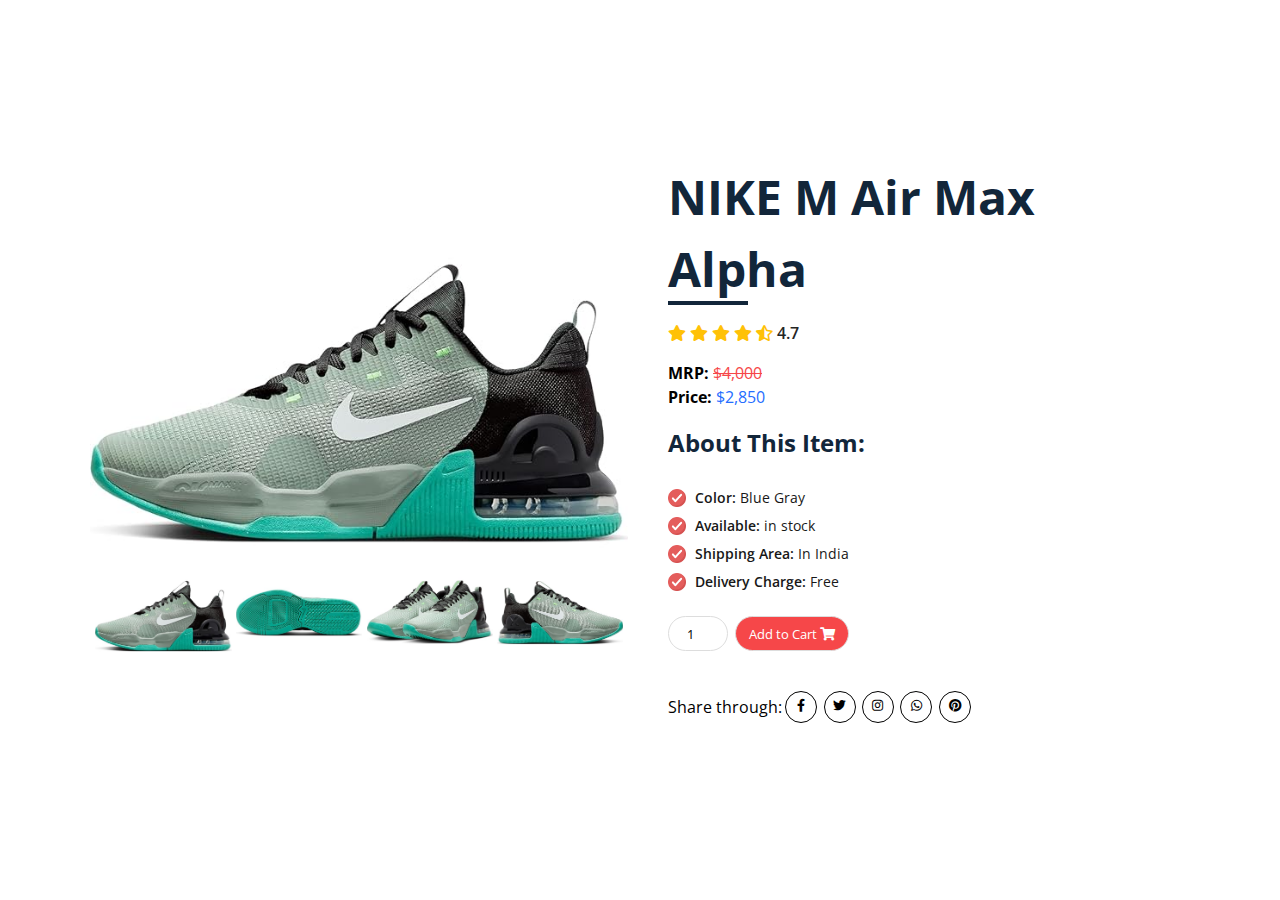
<file: product-1/index.html>
<!DOCTYPE html>
<html>
  <head>
    <meta charset="utf-8" />
    <meta http-equiv="X-UA-Compatible" content="IE=edge" />
    <title>Product Card/Page</title>
    <meta name="viewport" content="width=device-width, initial-scale=1" />
    <link rel="stylesheet" href="style.css" />
    
    <link
      rel="stylesheet"
      type="text/css"
      href="https://cdnjs.cloudflare.com/ajax/libs/font-awesome/5.15.1/css/all.min.css"
    />
  </head>
  <body>



    <!-- product detail  -->
    <div class="card-wrapper">
      <div class="card">
        <!-- card left -->
        <div class="product-imgs">
          <div class="img-display">
            <div class="img-showcase">
              <img
                src="shoes_images/shoe-1.jpg"
                alt="shoe image"
              />
              <img
                src="shoes_images/side-1.jpg"
                alt="shoe image"
              />
              <img
                src="shoes_images/side-11.jpg"
                alt="shoe image"
              />
              <img
                src="shoes_images/side-22.jpg"
                alt="shoe image"
              />
            </div>
          </div>
          <div class="img-select">
            <div class="img-item">
              <a href="#" data-id="1">
                <img src="shoes_images/shoe-1.jpg" alt="shoe image" />
              </a>
            </div>
            <div class="img-item">
              <a href="#" data-id="2">
                <img src="shoes_images/side-1.jpg" alt="shoe image" />
              </a>
            </div>
            <div class="img-item">
              <a href="#" data-id="3">
                <img src="shoes_images/side-11.jpg" alt="shoe image" />
              </a>
            </div>
            <div class="img-item">
              <a href="#" data-id="4">
                <img src="shoes_images/side-22.jpg" alt="shoe image" />
              </a>
            </div>
          </div>
        </div>
        <!-- card right -->
        <div class="product-content">
          <h2 class="product-title">NIKE M Air Max Alpha</h2>
          <div class="product-rating">
            <i class="fas fa-star"></i>
            <i class="fas fa-star"></i>
            <i class="fas fa-star"></i>
            <i class="fas fa-star"></i>
            <i class="fas fa-star-half-alt"></i>
            <span>4.7</span>
          </div>

          <div class="product-price">
            <p class="last-price">MRP: <span>$4,000</span></p>
            <p class="new-price">Price: <span>$2,850</span></p>
          </div>

          <div class="product-detail">
            <h2>About this item:</h2>
            <ul>
              <li>Color: <span>Blue Gray</span></li>
              <li>Available: <span>in stock</span></li>
              <li>Shipping Area: <span>In India</span></li>
              <li>Delivery Charge: <span>Free</span></li>
            </ul>
          </div>

          <div class="purchase-info">
            <input type="number" min="0" value="1" />
            <button type="button" class="btn">
              Add to Cart <i class="fas fa-shopping-cart"></i>
            </button>
          </div>

          <div class="social-links">
            <p>Share through:</p>
            <a href="#">
              <i class="fab fa-facebook-f"></i>
            </a>
            <a href="#">
              <i class="fab fa-twitter"></i>
            </a>
            <a href="#">
              <i class="fab fa-instagram"></i>
            </a>
            <a href="#">
              <i class="fab fa-whatsapp"></i>
            </a>
            <a href="#">
              <i class="fab fa-pinterest"></i>
            </a>
          </div>
        </div>
      </div>
    </div>

    <script src="script.js"></script>
  </body>
</html>
</file>
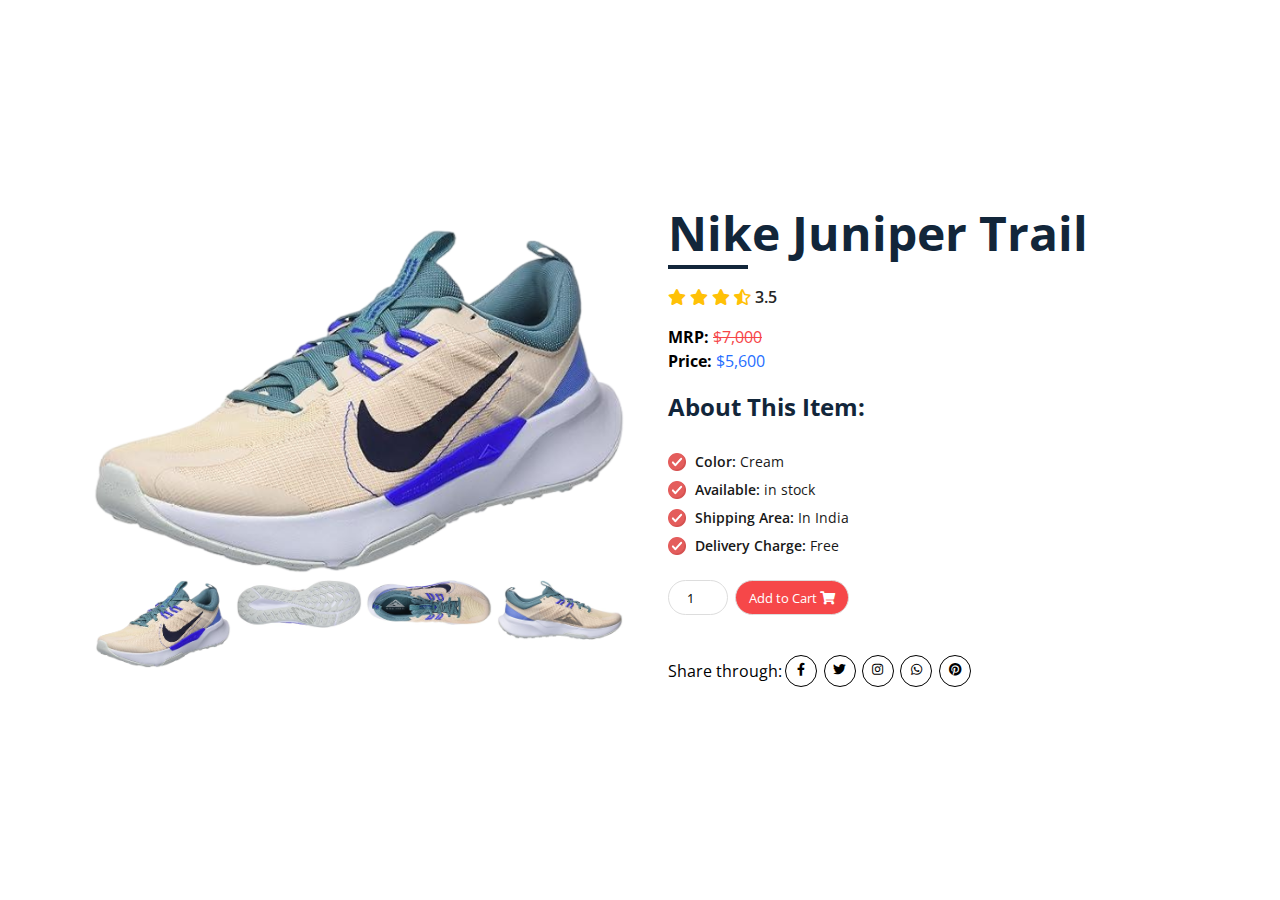
<file: product-2/index.html>
<!DOCTYPE html>
<html>
  <head>
    <meta charset="utf-8" />
    <meta http-equiv="X-UA-Compatible" content="IE=edge" />
    <title>Product Card/Page</title>
    <meta name="viewport" content="width=device-width, initial-scale=1" />
    <link rel="stylesheet" href="style.css" />
    
    <link
      rel="stylesheet"
      type="text/css"
      href="https://cdnjs.cloudflare.com/ajax/libs/font-awesome/5.15.1/css/all.min.css"
    />
  </head>
  <body>



    <!-- product detail  -->
    <div class="card-wrapper">
      <div class="card">
        <!-- card left -->
        <div class="product-imgs">
          <div class="img-display">
            <div class="img-showcase">
              <img
                src="shoes_images/shoe-2.png"
                alt="shoe image"
              />
              <img
                src="shoes_images/side-1.jpg"
                alt="shoe image"
              />
              <img
                src="shoes_images/side-2.jpg"
                alt="shoe image"
              />
              <img
                src="shoes_images/side-3.jpg"
                alt="shoe image"
              />
            </div>
          </div>
          <div class="img-select">
            <div class="img-item">
              <a href="#" data-id="1">
                <img src="shoes_images/shoe-2.png"  alt="shoe image" />
              </a>
            </div>
            <div class="img-item">
              <a href="#" data-id="2">
                <img src="shoes_images/side-1.jpg"  alt="shoe image" />
              </a>
            </div>
            <div class="img-item">
              <a href="#" data-id="3">
                <img src="shoes_images/side-2.jpg" alt="shoe image" />
              </a>
            </div>
            <div class="img-item">
              <a href="#" data-id="4">
                <img src="shoes_images/side-3.jpg" alt="shoe image" />
              </a>
            </div>
          </div>
        </div>
        <!-- card right -->
        <div class="product-content">
          <h2 class="product-title">Nike Juniper Trail</h2>
          <div class="product-rating">
            <i class="fas fa-star"></i>
            <i class="fas fa-star"></i>
            <i class="fas fa-star"></i>
            <i class="fas fa-star-half-alt"></i>
            <span>3.5</span>
          </div>

          <div class="product-price">
            <p class="last-price">MRP: <span>$7,000</span></p>
            <p class="new-price">Price: <span>$5,600</span></p>
          </div>

          <div class="product-detail">
            <h2>About this item:</h2>
            <ul>
              <li>Color: <span>Cream</span></li>
              <li>Available: <span>in stock</span></li>
              <li>Shipping Area: <span>In India</span></li>
              <li>Delivery Charge: <span>Free</span></li>
            </ul>
          </div>

          <div class="purchase-info">
            <input type="number" min="0" value="1" />
            <button type="button" class="btn">
              Add to Cart <i class="fas fa-shopping-cart"></i>
            </button>
          </div>

          <div class="social-links">
            <p>Share through:</p>
            <a href="#">
              <i class="fab fa-facebook-f"></i>
            </a>
            <a href="#">
              <i class="fab fa-twitter"></i>
            </a>
            <a href="#">
              <i class="fab fa-instagram"></i>
            </a>
            <a href="#">
              <i class="fab fa-whatsapp"></i>
            </a>
            <a href="#">
              <i class="fab fa-pinterest"></i>
            </a>
          </div>
        </div>
      </div>
    </div>

    <script src="script.js"></script>
  </body>
</html>
</file>
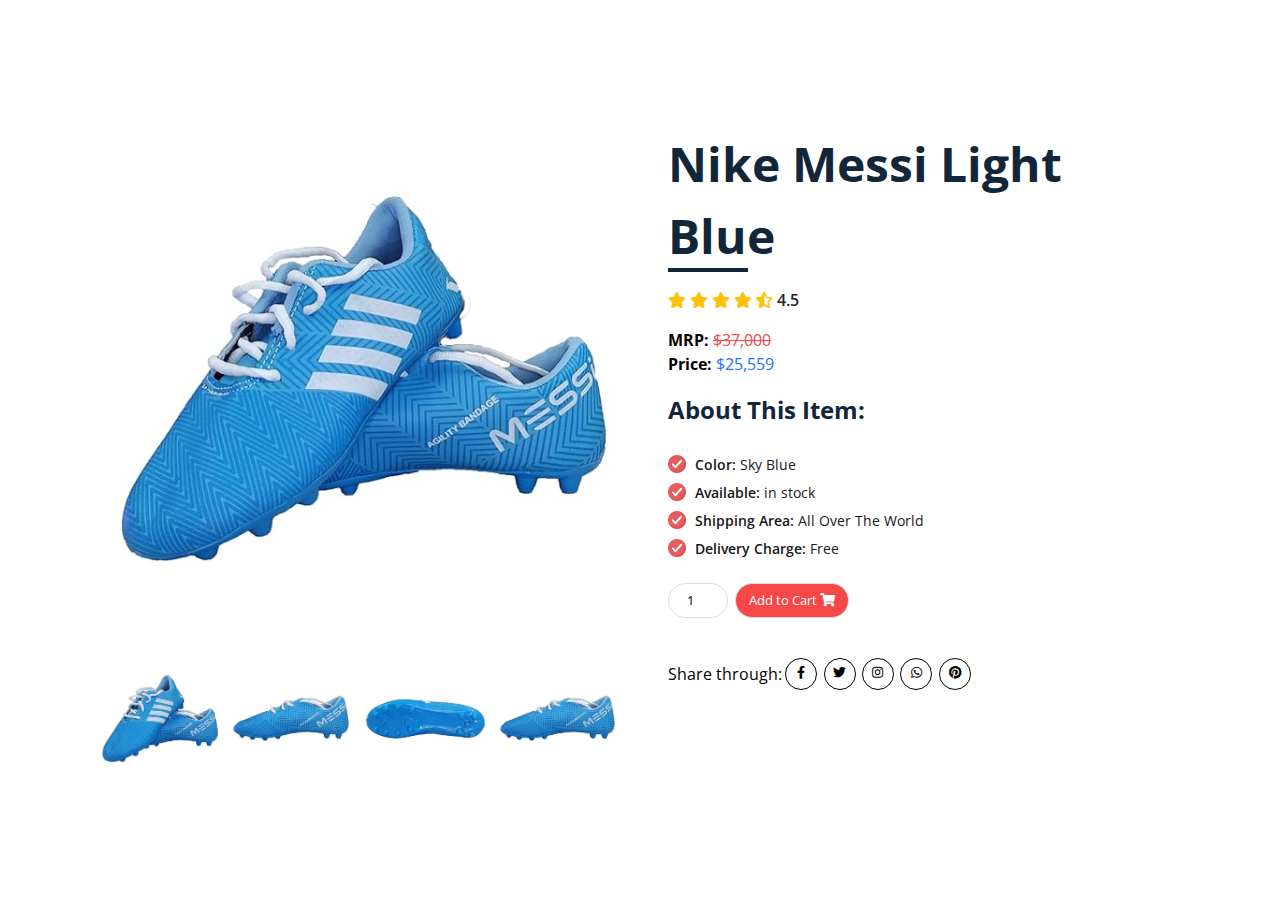
<file: product-3/index.html>
<!DOCTYPE html>
<html>
  <head>
    <meta charset="utf-8" />
    <meta http-equiv="X-UA-Compatible" content="IE=edge" />
    <title>Product Card/Page</title>
    <meta name="viewport" content="width=device-width, initial-scale=1" />
    <link rel="stylesheet" href="style.css" />
    
    <link
      rel="stylesheet"
      type="text/css"
      href="https://cdnjs.cloudflare.com/ajax/libs/font-awesome/5.15.1/css/all.min.css"
    />
  </head>
  <body>



    <!-- product detail  -->
    <div class="card-wrapper">
      <div class="card">
        <!-- card left -->
        <div class="product-imgs">
          <div class="img-display">
            <div class="img-showcase">
              <img
                src="shoes_images/shoe-3.jpg"
                alt="shoe image"
              />
              <img
                src="shoes_images/side-1.jpg"
                alt="shoe image"
              />
              <img
                src="shoes_images/side-2.jpg"
                alt="shoe image"
              />
              <img
                src="shoes_images/side-1.jpg"
                alt="shoe image"
              />
            </div>
          </div>
          <div class="img-select">
            <div class="img-item">
              <a href="#" data-id="1">
                <img src="shoes_images/shoe-3.jpg"  alt="shoe image" />
              </a>
            </div>
            <div class="img-item">
              <a href="#" data-id="2">
                <img src="shoes_images/side-1.jpg"   alt="shoe image" />
              </a>
            </div>
            <div class="img-item">
              <a href="#" data-id="3">
                <img src="shoes_images/side-2.jpg" alt="shoe image" />
              </a>
            </div>
            <div class="img-item">
              <a href="#" data-id="4">
                <img src="shoes_images/side-1.jpg" alt="shoe image" />
              </a>
            </div>
          </div>
        </div>
        <!-- card right -->
        <div class="product-content">
          <h2 class="product-title">Nike Messi Light Blue </h2>
          <div class="product-rating">
            <i class="fas fa-star"></i>
            <i class="fas fa-star"></i>
            <i class="fas fa-star"></i>
            <i class="fas fa-star"></i>
            <i class="fas fa-star-half-alt"></i>
            <span>4.5</span>
          </div>

          <div class="product-price">
            <p class="last-price">MRP: <span>$37,000</span></p>
            <p class="new-price">Price: <span>$25,559</span></p>
          </div>

          <div class="product-detail">
            <h2>About this item:</h2>
            <ul>
              <li>Color: <span>Sky Blue</span></li>
              <li>Available: <span>in stock</span></li>
              <li>Shipping Area: <span>All Over The  World</span></li>
              <li>Delivery Charge: <span>Free</span></li>
            </ul>
          </div>

          <div class="purchase-info">
            <input type="number" min="0" value="1" />
            <button type="button" class="btn">
              Add to Cart <i class="fas fa-shopping-cart"></i>
            </button>
          </div>

          <div class="social-links">
            <p>Share through:</p>
            <a href="#">
              <i class="fab fa-facebook-f"></i>
            </a>
            <a href="#">
              <i class="fab fa-twitter"></i>
            </a>
            <a href="#">
              <i class="fab fa-instagram"></i>
            </a>
            <a href="#">
              <i class="fab fa-whatsapp"></i>
            </a>
            <a href="#">
              <i class="fab fa-pinterest"></i>
            </a>
          </div>
        </div>
      </div>
    </div>

    <script src="script.js"></script>
  </body>
</html>
</file>
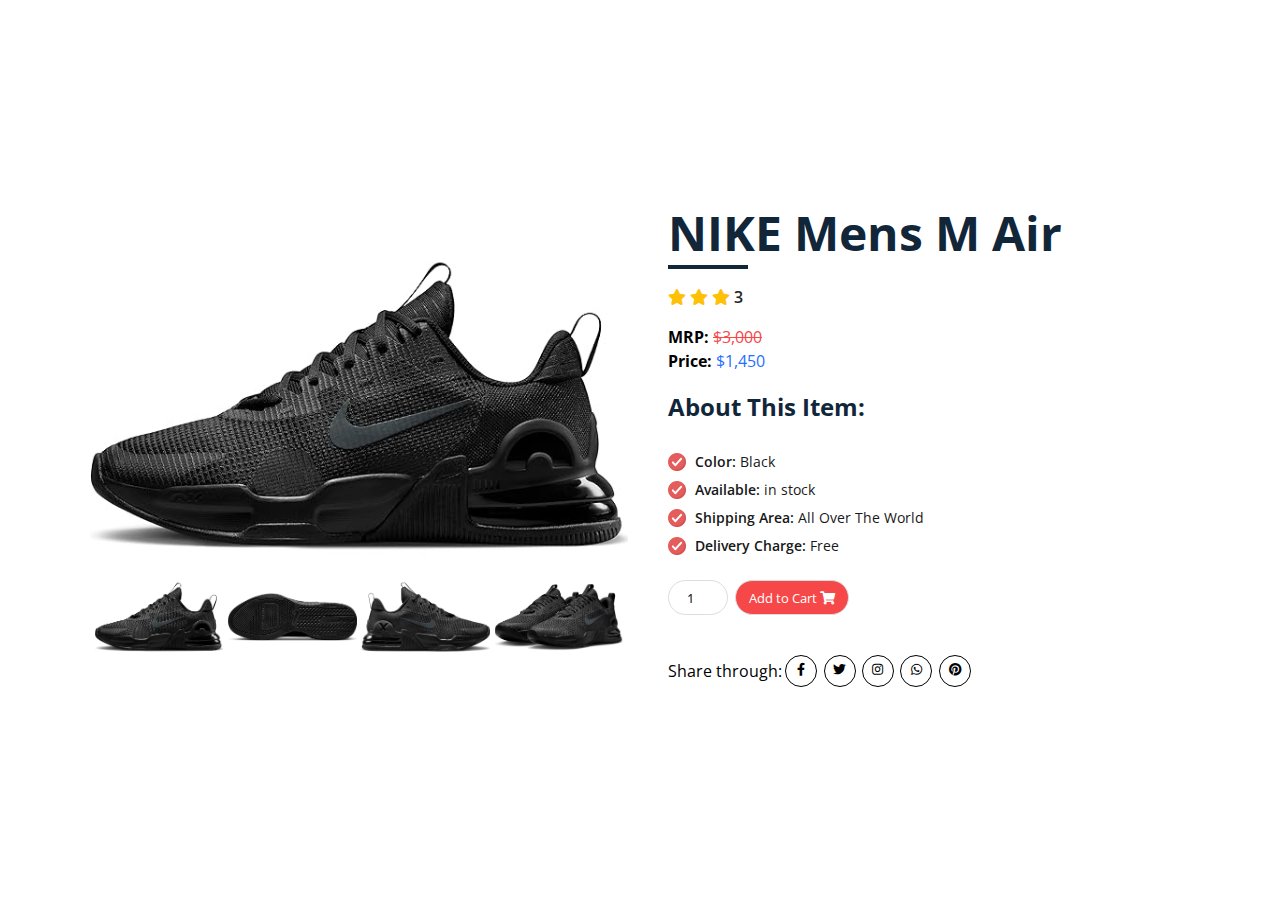
<file: product-4/index.html>
<!DOCTYPE html>
<html>
  <head>
    <meta charset="utf-8" />
    <meta http-equiv="X-UA-Compatible" content="IE=edge" />
    <title>Product Card/Page</title>
    <meta name="viewport" content="width=device-width, initial-scale=1" />
    <link rel="stylesheet" href="style.css" />
    
    <link
      rel="stylesheet"
      type="text/css"
      href="https://cdnjs.cloudflare.com/ajax/libs/font-awesome/5.15.1/css/all.min.css"
    />
  </head>
  <body>



    <!-- product detail  -->
    <div class="card-wrapper">
      <div class="card">
        <!-- card left -->
        <div class="product-imgs">
          <div class="img-display">
            <div class="img-showcase">
              <img
                src="shoes_images/shoe-4.jpg"
                alt="shoe image"
              />
              <img
                src="shoes_images/side-1.jpg"
                alt="shoe image"
              />
              <img
                src="shoes_images/side-2.jpg"
                alt="shoe image"
              />
              <img
                src="shoes_images/side-4.jpg"
                alt="shoe image"
              />
            </div>
          </div>
          <div class="img-select">
            <div class="img-item">
              <a href="#" data-id="1">
                <img src="shoes_images/shoe-4.jpg"  alt="shoe image" />
              </a>
            </div>
            <div class="img-item">
              <a href="#" data-id="2">
                <img src="shoes_images/side-1.jpg"   alt="shoe image" />
              </a>
            </div>
            <div class="img-item">
              <a href="#" data-id="3">
                <img src="shoes_images/side-2.jpg" alt="shoe image" />
              </a>
            </div>
            <div class="img-item">
              <a href="#" data-id="4">
                <img src="shoes_images/side-4.jpg" alt="shoe image" />
              </a>
            </div>
          </div>
        </div>
        <!-- card right -->
        <div class="product-content">
          <h2 class="product-title">NIKE Mens M Air</h2>
          <div class="product-rating">
            <i class="fas fa-star"></i>
            <i class="fas fa-star"></i>
            <i class="fas fa-star"></i>
            <span>3</span>
          </div>

          <div class="product-price">
            <p class="last-price">MRP: <span>$3,000</span></p>
            <p class="new-price">Price: <span>$1,450</span></p>
          </div>

          <div class="product-detail">
            <h2>About this item:</h2>
            <ul>
              <li>Color: <span>Black</span></li>
              <li>Available: <span>in stock</span></li>
              <li>Shipping Area: <span>All Over The  World</span></li>
              <li>Delivery Charge: <span>Free</span></li>
            </ul>
          </div>

          <div class="purchase-info">
            <input type="number" min="0" value="1" />
            <button type="button" class="btn">
              Add to Cart <i class="fas fa-shopping-cart"></i>
            </button>
          </div>

          <div class="social-links">
            <p>Share through:</p>
            <a href="#">
              <i class="fab fa-facebook-f"></i>
            </a>
            <a href="#">
              <i class="fab fa-twitter"></i>
            </a>
            <a href="#">
              <i class="fab fa-instagram"></i>
            </a>
            <a href="#">
              <i class="fab fa-whatsapp"></i>
            </a>
            <a href="#">
              <i class="fab fa-pinterest"></i>
            </a>
          </div>
        </div>
      </div>
    </div>

    <script src="script.js"></script>
  </body>
</html>
</file>
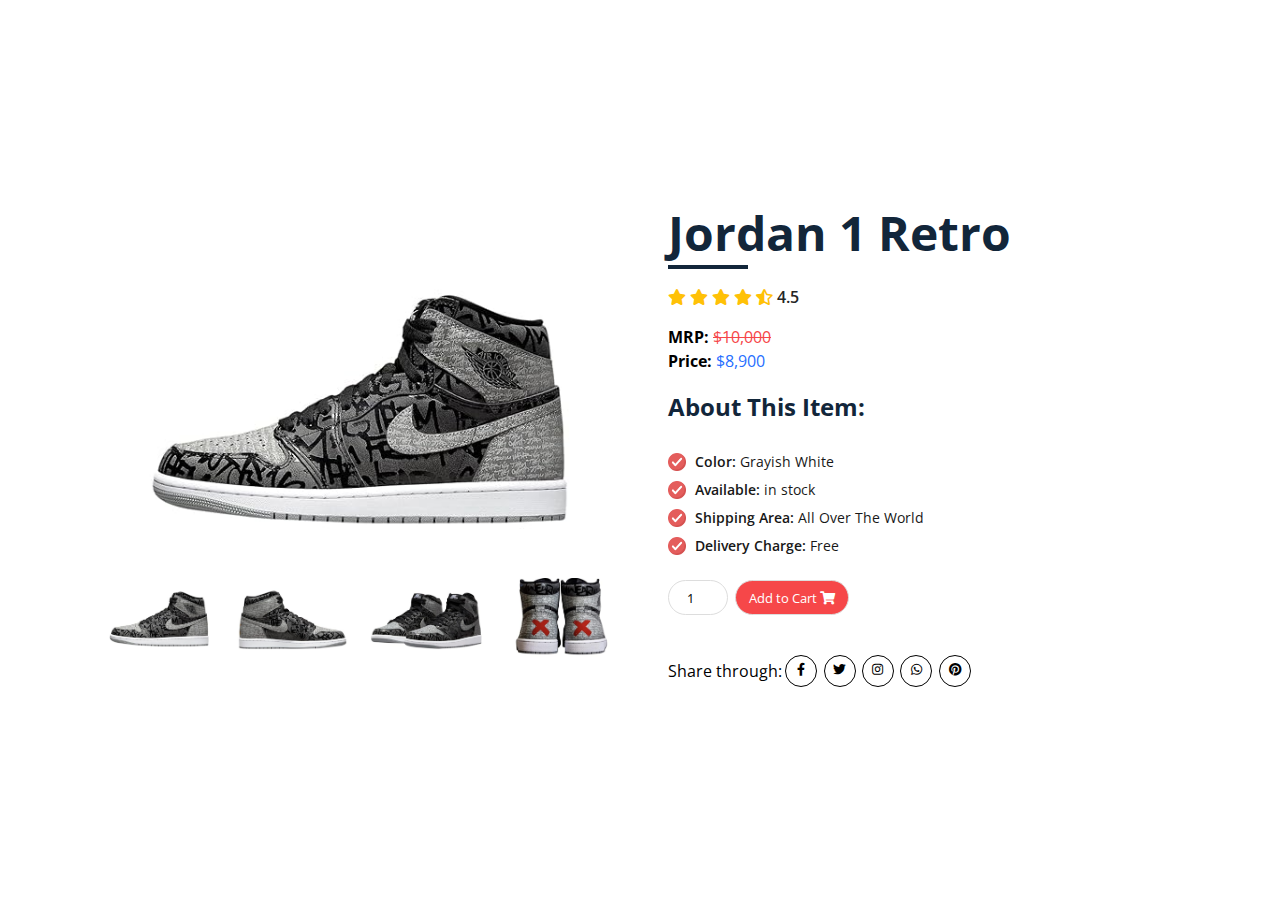
<file: product-5/index.html>
<!DOCTYPE html>
<html>
  <head>
    <meta charset="utf-8" />
    <meta http-equiv="X-UA-Compatible" content="IE=edge" />
    <title>Product Card/Page</title>
    <meta name="viewport" content="width=device-width, initial-scale=1" />
    <link rel="stylesheet" href="style.css" />
    
    <link
      rel="stylesheet"
      type="text/css"
      href="https://cdnjs.cloudflare.com/ajax/libs/font-awesome/5.15.1/css/all.min.css"
    />
  </head>
  <body>



    <!-- product detail  -->
    <div class="card-wrapper">
      <div class="card">
        <!-- card left -->
        <div class="product-imgs">
          <div class="img-display">
            <div class="img-showcase">
              <img
                src="shoes_images/shoe-5.jpg"
                alt="shoe image"
              />
              <img
                src="shoes_images/side-1.jpg"
                alt="shoe image"
              />
              <img
                src="shoes_images/side-2.jpg"
                alt="shoe image"
              />
              <img
                src="shoes_images/side-3.jpg"
                alt="shoe image"
              />
            </div>
          </div>
          <div class="img-select">
            <div class="img-item">
              <a href="#" data-id="1">
                <img src="shoes_images/shoe-5.jpg"  alt="shoe image" />
              </a>
            </div>
            <div class="img-item">
              <a href="#" data-id="2">
                <img src="shoes_images/side-1.jpg"   alt="shoe image" />
              </a>
            </div>
            <div class="img-item">
              <a href="#" data-id="3">
                <img src="shoes_images/side-2.jpg" alt="shoe image" />
              </a>
            </div>
            <div class="img-item">
              <a href="#" data-id="4">
                <img src="shoes_images/side-3.jpg" alt="shoe image" />
              </a>
            </div>
          </div>
        </div>
        <!-- card right -->
        <div class="product-content">
          <h2 class="product-title">Jordan 1 Retro</h2>
          <div class="product-rating">
            <i class="fas fa-star"></i>
            <i class="fas fa-star"></i>
            <i class="fas fa-star"></i>
            <i class="fas fa-star"></i>
            <i class="fas fa-star-half-alt"></i>
            <span>4.5</span>
          </div>

          <div class="product-price">
            <p class="last-price">MRP: <span>$10,000</span></p>
            <p class="new-price">Price: <span>$8,900</span></p>
          </div>

          <div class="product-detail">
            <h2>About this item:</h2>
            <ul>
              <li>Color: <span>Grayish White</span></li>
              <li>Available: <span>in stock</span></li>
              <li>Shipping Area: <span>All Over The  World</span></li>
              <li>Delivery Charge: <span>Free</span></li>
            </ul>
          </div>

          <div class="purchase-info">
            <input type="number" min="0" value="1" />
            <button type="button" class="btn">
              Add to Cart <i class="fas fa-shopping-cart"></i>
            </button>
          </div>

          <div class="social-links">
            <p>Share through:</p>
            <a href="#">
              <i class="fab fa-facebook-f"></i>
            </a>
            <a href="#">
              <i class="fab fa-twitter"></i>
            </a>
            <a href="#">
              <i class="fab fa-instagram"></i>
            </a>
            <a href="#">
              <i class="fab fa-whatsapp"></i>
            </a>
            <a href="#">
              <i class="fab fa-pinterest"></i>
            </a>
          </div>
        </div>
      </div>
    </div>

    <script src="script.js"></script>
  </body>
</html>
</file>
<file: product-1/style.css>
@import url('https://fonts.googleapis.com/css2?family=Open+Sans:wght@300;400;600;700;800&display=swap');

*{
    box-sizing: border-box;
    padding: 0;
    margin: 0;
    font-family: 'Open Sans', sans-serif;
}
body{
    line-height: 1.5;
}

/* navbar  */

  header {
    background: blue;
    position: fixed;
    right: 0;
    top: 0;
    z-index: 1000;
    width: 100%;
    display: flex;
    align-items: center;
    justify-content: space-between;
    padding: 33px 9%;
    background: transparent;
  }
  
  header img {
    width: 170px;
    height: 110px;
    margin-top: -15px;
    margin-left: -90px;
  }
  
  .navlist {
    display: flex;
  }
  
  .navlist a {
    color: black;
    margin-left: 60px;
    font-size: 15px;
    font-weight: 600;
    border-bottom: 2px solid transparent;
    transition: all 0.55s ease;
  }
  
  .navlist a:hover {
    border-bottom: 2.5px solid #fccb06;
    color: black;
  }
  
  .navlist li a i {
    font-size: 25px;
  }

  #menu-icon {
    color: white;
    font-size: 35px;
    z-index: 10001;
    cursor: pointer;
    display: none;
  }



.card-wrapper{
    max-width: 1100px;
    margin: 0 auto;
}
img{
    width: 100%;
    display: block;
}
.img-display{
    overflow: hidden;
}
.img-showcase{
    display: flex;
    width: 100%;
    transition: all 0.5s ease;
}
.img-showcase img{
    min-width: 100%;
}
.img-select{
    display: flex;
}
.img-item{
    margin: 0.3rem;
}
.img-item:nth-child(1),
.img-item:nth-child(2),
.img-item:nth-child(3){
    margin-right: 0;
}
.img-item:hover{
    opacity: 0.8;
}
.product-content{
    padding: 2rem 1rem;
}
.product-title{
    font-size: 3rem;
    text-transform: capitalize;
    font-weight: 700;
    position: relative;
    color: #12263a;
    margin: 1rem 0;
}
.product-title::after{
    content: "";
    position: absolute;
    left: 0;
    bottom: 0;
    height: 4px;
    width: 80px;
    background: #12263a;
}
.product-link{
    text-decoration: none;
    text-transform: uppercase;
    font-weight: 400;
    font-size: 0.9rem;
    display: inline-block;
    margin-bottom: 0.5rem;
    background: #256eff;
    color: #fff;
    padding: 0 0.3rem;
    transition: all 0.5s ease;
}
.product-link:hover{
    opacity: 0.9;
}
.product-rating{
    color: #ffc107;
}
.product-rating span{
    font-weight: 600;
    color: #252525;
}
.product-price{
    margin: 1rem 0;
    font-size: 1rem;
    font-weight: 700;
}
.product-price span{
    font-weight: 400;
}
.last-price span{
    color: #f64749;
    text-decoration: line-through;
}
.new-price span{
    color: #256eff;
}
.product-detail h2{
    text-transform: capitalize;
    color: #12263a;
    padding-bottom: 0.6rem;
}
.product-detail p{
    font-size: 0.9rem;
    padding: 0.3rem;
    opacity: 0.8;
}
.product-detail ul{
    margin: 1rem 0;
    font-size: 0.9rem;
}
.product-detail ul li{
    margin: 0;
    list-style: none;
    background: url(shoes_images/checked.png) left center no-repeat;
    background-size: 18px;
    padding-left: 1.7rem;
    margin: 0.4rem 0;
    font-weight: 600;
    opacity: 0.9;
}
.product-detail ul li span{
    font-weight: 400;
}
.purchase-info{
    margin: 1.5rem 0;
}
.purchase-info input,
.purchase-info .btn{
    border: 1.5px solid #ddd;
    border-radius: 25px;
    text-align: center;
    padding: 0.45rem 0.8rem;
    outline: 0;
    margin-right: 0.2rem;
    margin-bottom: 1rem;
}
.purchase-info input{
    width: 60px;
}
.purchase-info .btn{
    cursor: pointer;
    color: #fff;
}
.purchase-info .btn:first-of-type{
    background: #256eff;
}
.purchase-info .btn:last-of-type{
    background: #f64749;
}
.purchase-info .btn:hover{
    opacity: 0.9;
}
.social-links{
    display: flex;
    align-items: center;
}
.social-links a{
    display: flex;
    align-items: center;
    justify-content: center;
    width: 32px;
    height: 32px;
    color: #000;
    border: 1px solid #000;
    margin: 0 0.2rem;
    border-radius: 50%;
    text-decoration: none;
    font-size: 0.8rem;
    transition: all 0.5s ease;
}
.social-links a:hover{
    background: #000;
    border-color: transparent;
    color: #fff;
}

@media screen and (min-width: 992px){
    .card{
        display: grid;
        grid-template-columns: repeat(2, 1fr);
        grid-gap: 1.5rem;
    }
    .card-wrapper{
        height: 100vh;
        display: flex;
        justify-content: center;
        align-items: center;
    }
    .product-imgs{
        display: flex;
        flex-direction: column;
        justify-content: center;
    }
    .product-content{
        padding-top: 0;
    }
}
</file>
<file: product-2/style.css>
@import url('https://fonts.googleapis.com/css2?family=Open+Sans:wght@300;400;600;700;800&display=swap');

*{
    box-sizing: border-box;
    padding: 0;
    margin: 0;
    font-family: 'Open Sans', sans-serif;
}
body{
    line-height: 1.5;
}

/* navbar  */

  header {
    background: blue;
    position: fixed;
    right: 0;
    top: 0;
    z-index: 1000;
    width: 100%;
    display: flex;
    align-items: center;
    justify-content: space-between;
    padding: 33px 9%;
    background: transparent;
  }
  
  header img {
    width: 170px;
    height: 110px;
    margin-top: -15px;
    margin-left: -90px;
  }
  
  .navlist {
    display: flex;
  }
  
  .navlist a {
    color: black;
    margin-left: 60px;
    font-size: 15px;
    font-weight: 600;
    border-bottom: 2px solid transparent;
    transition: all 0.55s ease;
  }
  
  .navlist a:hover {
    border-bottom: 2.5px solid #fccb06;
    color: black;
  }
  
  .navlist li a i {
    font-size: 25px;
  }

  #menu-icon {
    color: white;
    font-size: 35px;
    z-index: 10001;
    cursor: pointer;
    display: none;
  }



.card-wrapper{
    max-width: 1100px;
    margin: 0 auto;
}
img{
    width: 100%;
    display: block;
}
.img-display{
    overflow: hidden;
}
.img-showcase{
    display: flex;
    width: 100%;
    transition: all 0.5s ease;
}
.img-showcase img{
    min-width: 100%;
}
.img-select{
    display: flex;
}
.img-item{
    margin: 0.3rem;
}
.img-item:nth-child(1),
.img-item:nth-child(2),
.img-item:nth-child(3){
    margin-right: 0;
}
.img-item:hover{
    opacity: 0.8;
}
.product-content{
    padding: 2rem 1rem;
}
.product-title{
    font-size: 3rem;
    text-transform: capitalize;
    font-weight: 700;
    position: relative;
    color: #12263a;
    margin: 1rem 0;
}
.product-title::after{
    content: "";
    position: absolute;
    left: 0;
    bottom: 0;
    height: 4px;
    width: 80px;
    background: #12263a;
}
.product-link{
    text-decoration: none;
    text-transform: uppercase;
    font-weight: 400;
    font-size: 0.9rem;
    display: inline-block;
    margin-bottom: 0.5rem;
    background: #256eff;
    color: #fff;
    padding: 0 0.3rem;
    transition: all 0.5s ease;
}
.product-link:hover{
    opacity: 0.9;
}
.product-rating{
    color: #ffc107;
}
.product-rating span{
    font-weight: 600;
    color: #252525;
}
.product-price{
    margin: 1rem 0;
    font-size: 1rem;
    font-weight: 700;
}
.product-price span{
    font-weight: 400;
}
.last-price span{
    color: #f64749;
    text-decoration: line-through;
}
.new-price span{
    color: #256eff;
}
.product-detail h2{
    text-transform: capitalize;
    color: #12263a;
    padding-bottom: 0.6rem;
}
.product-detail p{
    font-size: 0.9rem;
    padding: 0.3rem;
    opacity: 0.8;
}
.product-detail ul{
    margin: 1rem 0;
    font-size: 0.9rem;
}
.product-detail ul li{
    margin: 0;
    list-style: none;
    background: url(shoes_images/checked.png) left center no-repeat;
    background-size: 18px;
    padding-left: 1.7rem;
    margin: 0.4rem 0;
    font-weight: 600;
    opacity: 0.9;
}
.product-detail ul li span{
    font-weight: 400;
}
.purchase-info{
    margin: 1.5rem 0;
}
.purchase-info input,
.purchase-info .btn{
    border: 1.5px solid #ddd;
    border-radius: 25px;
    text-align: center;
    padding: 0.45rem 0.8rem;
    outline: 0;
    margin-right: 0.2rem;
    margin-bottom: 1rem;
}
.purchase-info input{
    width: 60px;
}
.purchase-info .btn{
    cursor: pointer;
    color: #fff;
}
.purchase-info .btn:first-of-type{
    background: #256eff;
}
.purchase-info .btn:last-of-type{
    background: #f64749;
}
.purchase-info .btn:hover{
    opacity: 0.9;
}
.social-links{
    display: flex;
    align-items: center;
}
.social-links a{
    display: flex;
    align-items: center;
    justify-content: center;
    width: 32px;
    height: 32px;
    color: #000;
    border: 1px solid #000;
    margin: 0 0.2rem;
    border-radius: 50%;
    text-decoration: none;
    font-size: 0.8rem;
    transition: all 0.5s ease;
}
.social-links a:hover{
    background: #000;
    border-color: transparent;
    color: #fff;
}

@media screen and (min-width: 992px){
    .card{
        display: grid;
        grid-template-columns: repeat(2, 1fr);
        grid-gap: 1.5rem;
    }
    .card-wrapper{
        height: 100vh;
        display: flex;
        justify-content: center;
        align-items: center;
    }
    .product-imgs{
        display: flex;
        flex-direction: column;
        justify-content: center;
    }
    .product-content{
        padding-top: 0;
    }
}
</file>
<file: product-3/style.css>
@import url('https://fonts.googleapis.com/css2?family=Open+Sans:wght@300;400;600;700;800&display=swap');

*{
    box-sizing: border-box;
    padding: 0;
    margin: 0;
    font-family: 'Open Sans', sans-serif;
}
body{
    line-height: 1.5;
}

/* navbar  */

  header {
    background: blue;
    position: fixed;
    right: 0;
    top: 0;
    z-index: 1000;
    width: 100%;
    display: flex;
    align-items: center;
    justify-content: space-between;
    padding: 33px 9%;
    background: transparent;
  }
  
  header img {
    width: 170px;
    height: 110px;
    margin-top: -15px;
    margin-left: -90px;
  }
  
  .navlist {
    display: flex;
  }
  
  .navlist a {
    color: black;
    margin-left: 60px;
    font-size: 15px;
    font-weight: 600;
    border-bottom: 2px solid transparent;
    transition: all 0.55s ease;
  }
  
  .navlist a:hover {
    border-bottom: 2.5px solid #fccb06;
    color: black;
  }
  
  .navlist li a i {
    font-size: 25px;
  }

  #menu-icon {
    color: white;
    font-size: 35px;
    z-index: 10001;
    cursor: pointer;
    display: none;
  }



.card-wrapper{
    max-width: 1100px;
    margin: 0 auto;
}
img{
    width: 100%;
    display: block;
}
.img-display{
    overflow: hidden;
}
.img-showcase{
    display: flex;
    width: 100%;
    transition: all 0.5s ease;
}
.img-showcase img{
    min-width: 100%;
}
.img-select{
    display: flex;
}
.img-item{
    margin: 0.3rem;
}
.img-item:nth-child(1),
.img-item:nth-child(2),
.img-item:nth-child(3){
    margin-right: 0;
}
.img-item:hover{
    opacity: 0.8;
}
.product-content{
    padding: 2rem 1rem;
}
.product-title{
    font-size: 3rem;
    text-transform: capitalize;
    font-weight: 700;
    position: relative;
    color: #12263a;
    margin: 1rem 0;
}
.product-title::after{
    content: "";
    position: absolute;
    left: 0;
    bottom: 0;
    height: 4px;
    width: 80px;
    background: #12263a;
}
.product-link{
    text-decoration: none;
    text-transform: uppercase;
    font-weight: 400;
    font-size: 0.9rem;
    display: inline-block;
    margin-bottom: 0.5rem;
    background: #256eff;
    color: #fff;
    padding: 0 0.3rem;
    transition: all 0.5s ease;
}
.product-link:hover{
    opacity: 0.9;
}
.product-rating{
    color: #ffc107;
}
.product-rating span{
    font-weight: 600;
    color: #252525;
}
.product-price{
    margin: 1rem 0;
    font-size: 1rem;
    font-weight: 700;
}
.product-price span{
    font-weight: 400;
}
.last-price span{
    color: #f64749;
    text-decoration: line-through;
}
.new-price span{
    color: #256eff;
}
.product-detail h2{
    text-transform: capitalize;
    color: #12263a;
    padding-bottom: 0.6rem;
}
.product-detail p{
    font-size: 0.9rem;
    padding: 0.3rem;
    opacity: 0.8;
}
.product-detail ul{
    margin: 1rem 0;
    font-size: 0.9rem;
}
.product-detail ul li{
    margin: 0;
    list-style: none;
    background: url(shoes_images/checked.png) left center no-repeat;
    background-size: 18px;
    padding-left: 1.7rem;
    margin: 0.4rem 0;
    font-weight: 600;
    opacity: 0.9;
}
.product-detail ul li span{
    font-weight: 400;
}
.purchase-info{
    margin: 1.5rem 0;
}
.purchase-info input,
.purchase-info .btn{
    border: 1.5px solid #ddd;
    border-radius: 25px;
    text-align: center;
    padding: 0.45rem 0.8rem;
    outline: 0;
    margin-right: 0.2rem;
    margin-bottom: 1rem;
}
.purchase-info input{
    width: 60px;
}
.purchase-info .btn{
    cursor: pointer;
    color: #fff;
}
.purchase-info .btn:first-of-type{
    background: #256eff;
}
.purchase-info .btn:last-of-type{
    background: #f64749;
}
.purchase-info .btn:hover{
    opacity: 0.9;
}
.social-links{
    display: flex;
    align-items: center;
}
.social-links a{
    display: flex;
    align-items: center;
    justify-content: center;
    width: 32px;
    height: 32px;
    color: #000;
    border: 1px solid #000;
    margin: 0 0.2rem;
    border-radius: 50%;
    text-decoration: none;
    font-size: 0.8rem;
    transition: all 0.5s ease;
}
.social-links a:hover{
    background: #000;
    border-color: transparent;
    color: #fff;
}

@media screen and (min-width: 992px){
    .card{
        display: grid;
        grid-template-columns: repeat(2, 1fr);
        grid-gap: 1.5rem;
    }
    .card-wrapper{
        height: 100vh;
        display: flex;
        justify-content: center;
        align-items: center;
    }
    .product-imgs{
        display: flex;
        flex-direction: column;
        justify-content: center;
    }
    .product-content{
        padding-top: 0;
    }
}
</file>
<file: product-4/style.css>
@import url('https://fonts.googleapis.com/css2?family=Open+Sans:wght@300;400;600;700;800&display=swap');

*{
    box-sizing: border-box;
    padding: 0;
    margin: 0;
    font-family: 'Open Sans', sans-serif;
}
body{
    line-height: 1.5;
}

/* navbar  */

  header {
    background: blue;
    position: fixed;
    right: 0;
    top: 0;
    z-index: 1000;
    width: 100%;
    display: flex;
    align-items: center;
    justify-content: space-between;
    padding: 33px 9%;
    background: transparent;
  }
  
  header img {
    width: 170px;
    height: 110px;
    margin-top: -15px;
    margin-left: -90px;
  }
  
  .navlist {
    display: flex;
  }
  
  .navlist a {
    color: black;
    margin-left: 60px;
    font-size: 15px;
    font-weight: 600;
    border-bottom: 2px solid transparent;
    transition: all 0.55s ease;
  }
  
  .navlist a:hover {
    border-bottom: 2.5px solid #fccb06;
    color: black;
  }
  
  .navlist li a i {
    font-size: 25px;
  }

  #menu-icon {
    color: white;
    font-size: 35px;
    z-index: 10001;
    cursor: pointer;
    display: none;
  }



.card-wrapper{
    max-width: 1100px;
    margin: 0 auto;
}
img{
    width: 100%;
    display: block;
}
.img-display{
    overflow: hidden;
}
.img-showcase{
    display: flex;
    width: 100%;
    transition: all 0.5s ease;
}
.img-showcase img{
    min-width: 100%;
}
.img-select{
    display: flex;
}
.img-item{
    margin: 0.3rem;
}
.img-item:nth-child(1),
.img-item:nth-child(2),
.img-item:nth-child(3){
    margin-right: 0;
}
.img-item:hover{
    opacity: 0.8;
}
.product-content{
    padding: 2rem 1rem;
}
.product-title{
    font-size: 3rem;
    text-transform: capitalize;
    font-weight: 700;
    position: relative;
    color: #12263a;
    margin: 1rem 0;
}
.product-title::after{
    content: "";
    position: absolute;
    left: 0;
    bottom: 0;
    height: 4px;
    width: 80px;
    background: #12263a;
}
.product-link{
    text-decoration: none;
    text-transform: uppercase;
    font-weight: 400;
    font-size: 0.9rem;
    display: inline-block;
    margin-bottom: 0.5rem;
    background: #256eff;
    color: #fff;
    padding: 0 0.3rem;
    transition: all 0.5s ease;
}
.product-link:hover{
    opacity: 0.9;
}
.product-rating{
    color: #ffc107;
}
.product-rating span{
    font-weight: 600;
    color: #252525;
}
.product-price{
    margin: 1rem 0;
    font-size: 1rem;
    font-weight: 700;
}
.product-price span{
    font-weight: 400;
}
.last-price span{
    color: #f64749;
    text-decoration: line-through;
}
.new-price span{
    color: #256eff;
}
.product-detail h2{
    text-transform: capitalize;
    color: #12263a;
    padding-bottom: 0.6rem;
}
.product-detail p{
    font-size: 0.9rem;
    padding: 0.3rem;
    opacity: 0.8;
}
.product-detail ul{
    margin: 1rem 0;
    font-size: 0.9rem;
}
.product-detail ul li{
    margin: 0;
    list-style: none;
    background: url(shoes_images/checked.png) left center no-repeat;
    background-size: 18px;
    padding-left: 1.7rem;
    margin: 0.4rem 0;
    font-weight: 600;
    opacity: 0.9;
}
.product-detail ul li span{
    font-weight: 400;
}
.purchase-info{
    margin: 1.5rem 0;
}
.purchase-info input,
.purchase-info .btn{
    border: 1.5px solid #ddd;
    border-radius: 25px;
    text-align: center;
    padding: 0.45rem 0.8rem;
    outline: 0;
    margin-right: 0.2rem;
    margin-bottom: 1rem;
}
.purchase-info input{
    width: 60px;
}
.purchase-info .btn{
    cursor: pointer;
    color: #fff;
}
.purchase-info .btn:first-of-type{
    background: #256eff;
}
.purchase-info .btn:last-of-type{
    background: #f64749;
}
.purchase-info .btn:hover{
    opacity: 0.9;
}
.social-links{
    display: flex;
    align-items: center;
}
.social-links a{
    display: flex;
    align-items: center;
    justify-content: center;
    width: 32px;
    height: 32px;
    color: #000;
    border: 1px solid #000;
    margin: 0 0.2rem;
    border-radius: 50%;
    text-decoration: none;
    font-size: 0.8rem;
    transition: all 0.5s ease;
}
.social-links a:hover{
    background: #000;
    border-color: transparent;
    color: #fff;
}

@media screen and (min-width: 992px){
    .card{
        display: grid;
        grid-template-columns: repeat(2, 1fr);
        grid-gap: 1.5rem;
    }
    .card-wrapper{
        height: 100vh;
        display: flex;
        justify-content: center;
        align-items: center;
    }
    .product-imgs{
        display: flex;
        flex-direction: column;
        justify-content: center;
    }
    .product-content{
        padding-top: 0;
    }
}
</file>
<file: product-5/style.css>
@import url('https://fonts.googleapis.com/css2?family=Open+Sans:wght@300;400;600;700;800&display=swap');

*{
    box-sizing: border-box;
    padding: 0;
    margin: 0;
    font-family: 'Open Sans', sans-serif;
}
body{
    line-height: 1.5;
}

/* navbar  */

  header {
    background: blue;
    position: fixed;
    right: 0;
    top: 0;
    z-index: 1000;
    width: 100%;
    display: flex;
    align-items: center;
    justify-content: space-between;
    padding: 33px 9%;
    background: transparent;
  }
  
  header img {
    width: 170px;
    height: 110px;
    margin-top: -15px;
    margin-left: -90px;
  }
  
  .navlist {
    display: flex;
  }
  
  .navlist a {
    color: black;
    margin-left: 60px;
    font-size: 15px;
    font-weight: 600;
    border-bottom: 2px solid transparent;
    transition: all 0.55s ease;
  }
  
  .navlist a:hover {
    border-bottom: 2.5px solid #fccb06;
    color: black;
  }
  
  .navlist li a i {
    font-size: 25px;
  }

  #menu-icon {
    color: white;
    font-size: 35px;
    z-index: 10001;
    cursor: pointer;
    display: none;
  }



.card-wrapper{
    max-width: 1100px;
    margin: 0 auto;
}
img{
    width: 100%;
    display: block;
}
.img-display{
    overflow: hidden;
}
.img-showcase{
    display: flex;
    width: 100%;
    transition: all 0.5s ease;
}
.img-showcase img{
    min-width: 100%;
}
.img-select{
    display: flex;
}
.img-item{
    margin: 0.3rem;
}
.img-item:nth-child(1),
.img-item:nth-child(2),
.img-item:nth-child(3){
    margin-right: 0;
}
.img-item:hover{
    opacity: 0.8;
}
.product-content{
    padding: 2rem 1rem;
}
.product-title{
    font-size: 3rem;
    text-transform: capitalize;
    font-weight: 700;
    position: relative;
    color: #12263a;
    margin: 1rem 0;
}
.product-title::after{
    content: "";
    position: absolute;
    left: 0;
    bottom: 0;
    height: 4px;
    width: 80px;
    background: #12263a;
}
.product-link{
    text-decoration: none;
    text-transform: uppercase;
    font-weight: 400;
    font-size: 0.9rem;
    display: inline-block;
    margin-bottom: 0.5rem;
    background: #256eff;
    color: #fff;
    padding: 0 0.3rem;
    transition: all 0.5s ease;
}
.product-link:hover{
    opacity: 0.9;
}
.product-rating{
    color: #ffc107;
}
.product-rating span{
    font-weight: 600;
    color: #252525;
}
.product-price{
    margin: 1rem 0;
    font-size: 1rem;
    font-weight: 700;
}
.product-price span{
    font-weight: 400;
}
.last-price span{
    color: #f64749;
    text-decoration: line-through;
}
.new-price span{
    color: #256eff;
}
.product-detail h2{
    text-transform: capitalize;
    color: #12263a;
    padding-bottom: 0.6rem;
}
.product-detail p{
    font-size: 0.9rem;
    padding: 0.3rem;
    opacity: 0.8;
}
.product-detail ul{
    margin: 1rem 0;
    font-size: 0.9rem;
}
.product-detail ul li{
    margin: 0;
    list-style: none;
    background: url(shoes_images/checked.png) left center no-repeat;
    background-size: 18px;
    padding-left: 1.7rem;
    margin: 0.4rem 0;
    font-weight: 600;
    opacity: 0.9;
}
.product-detail ul li span{
    font-weight: 400;
}
.purchase-info{
    margin: 1.5rem 0;
}
.purchase-info input,
.purchase-info .btn{
    border: 1.5px solid #ddd;
    border-radius: 25px;
    text-align: center;
    padding: 0.45rem 0.8rem;
    outline: 0;
    margin-right: 0.2rem;
    margin-bottom: 1rem;
}
.purchase-info input{
    width: 60px;
}
.purchase-info .btn{
    cursor: pointer;
    color: #fff;
}
.purchase-info .btn:first-of-type{
    background: #256eff;
}
.purchase-info .btn:last-of-type{
    background: #f64749;
}
.purchase-info .btn:hover{
    opacity: 0.9;
}
.social-links{
    display: flex;
    align-items: center;
}
.social-links a{
    display: flex;
    align-items: center;
    justify-content: center;
    width: 32px;
    height: 32px;
    color: #000;
    border: 1px solid #000;
    margin: 0 0.2rem;
    border-radius: 50%;
    text-decoration: none;
    font-size: 0.8rem;
    transition: all 0.5s ease;
}
.social-links a:hover{
    background: #000;
    border-color: transparent;
    color: #fff;
}

@media screen and (min-width: 992px){
    .card{
        display: grid;
        grid-template-columns: repeat(2, 1fr);
        grid-gap: 1.5rem;
    }
    .card-wrapper{
        height: 100vh;
        display: flex;
        justify-content: center;
        align-items: center;
    }
    .product-imgs{
        display: flex;
        flex-direction: column;
        justify-content: center;
    }
    .product-content{
        padding-top: 0;
    }
}
</file>
